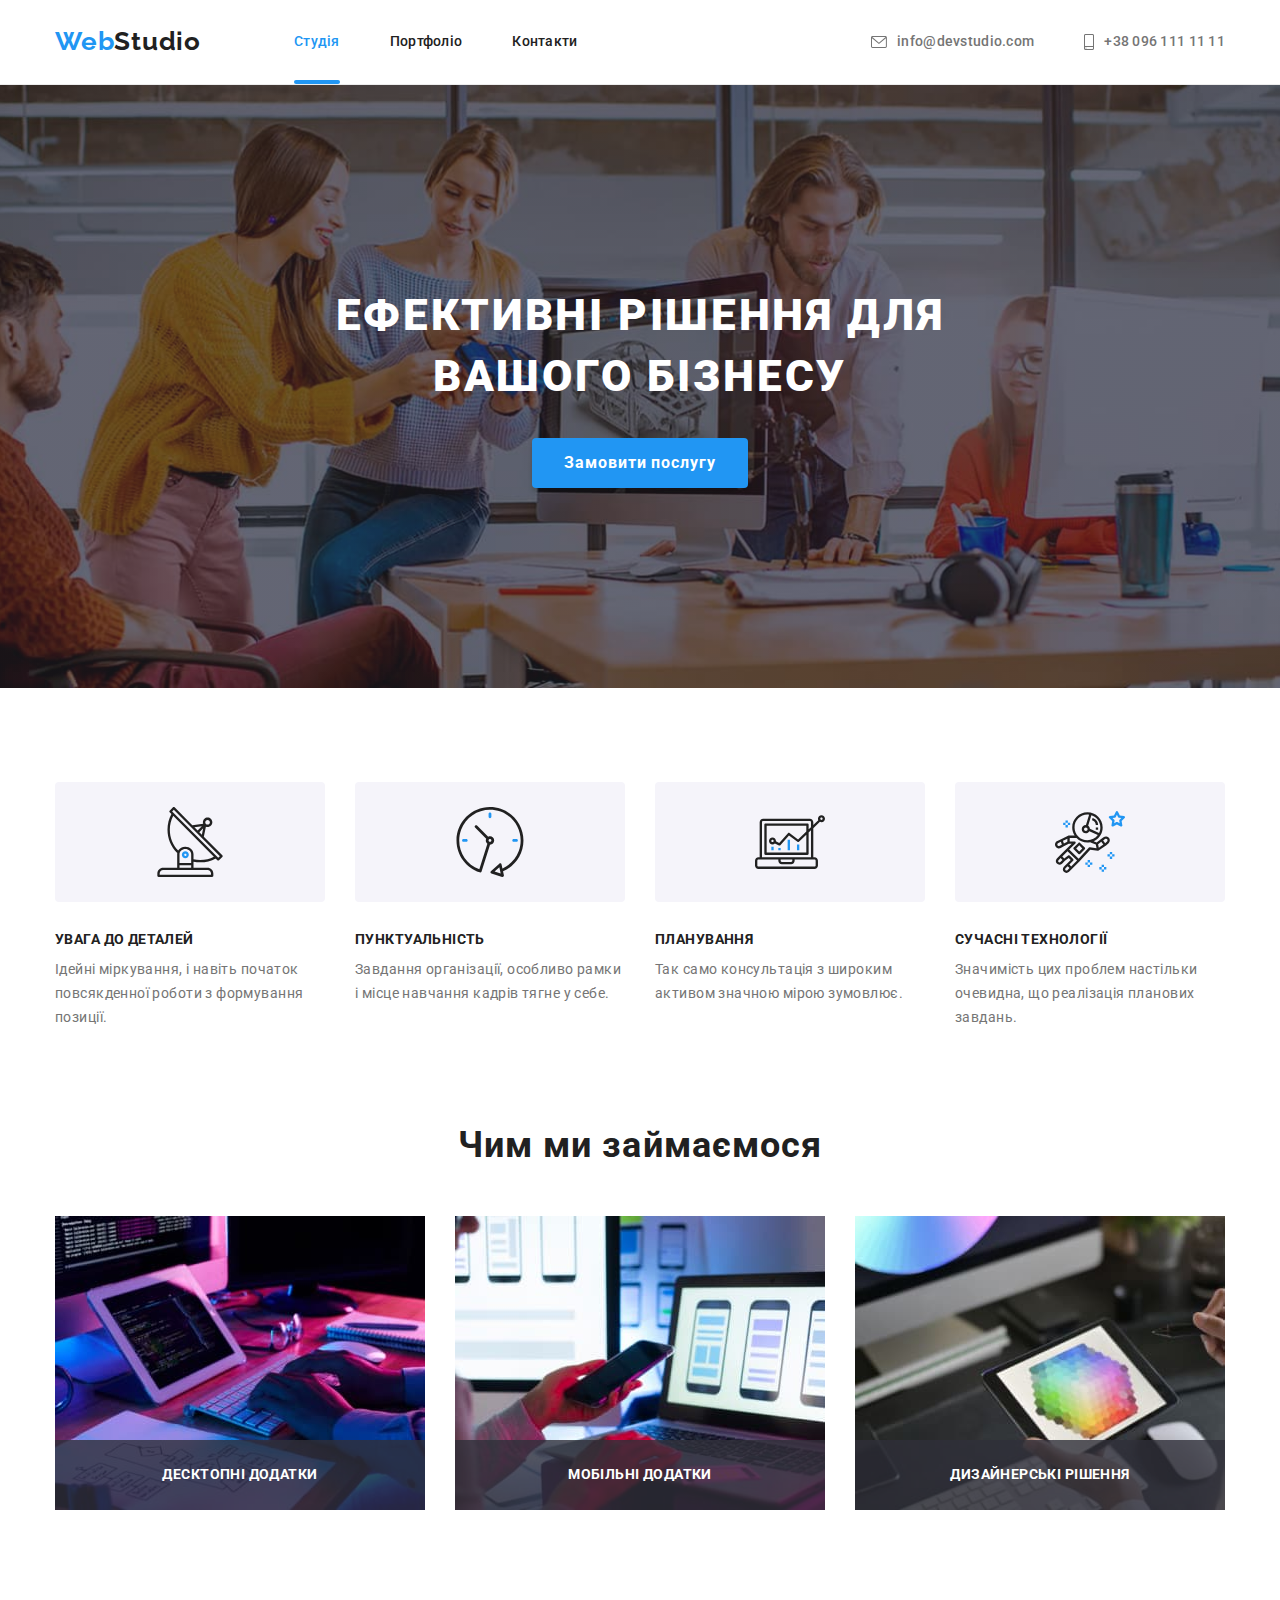
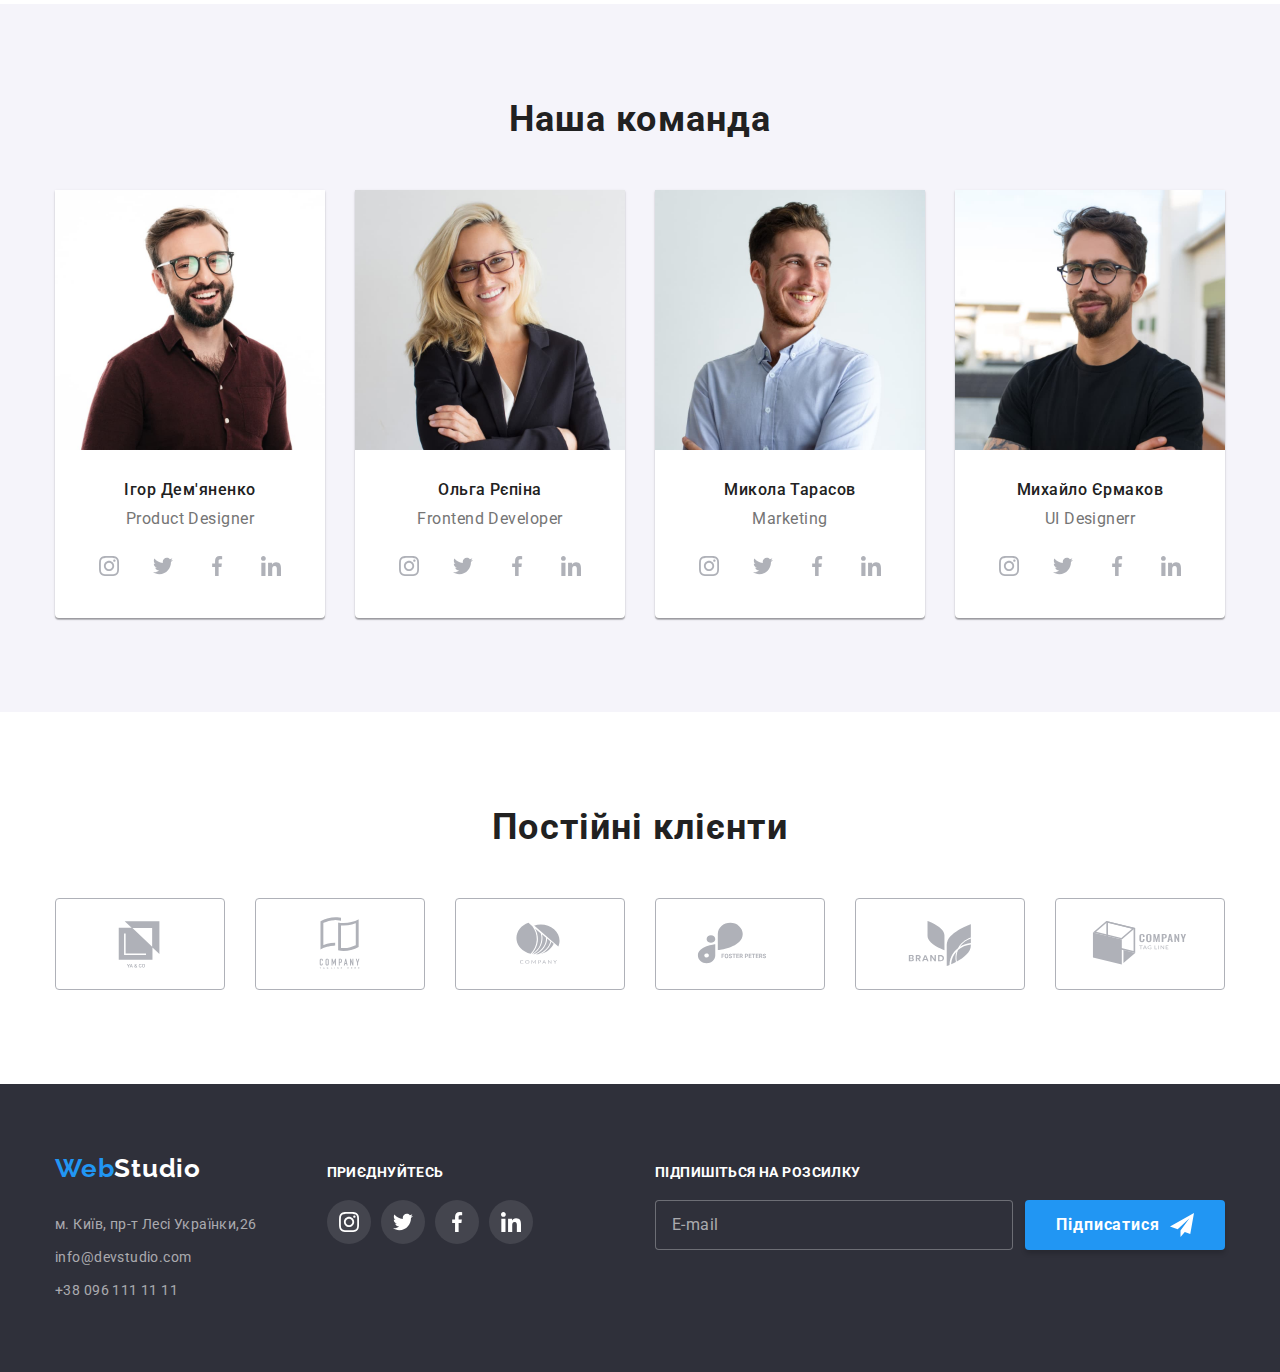
<file: index.html>
<!DOCTYPE html>
<html lang="uk">
  <head>
    <meta charset="UTF-8" />
    <meta http-equiv="X-UA-Compatible" content="IE=edge" />
    <meta name="viewport" content="width=device-width, initial-scale=1.0" />
    <title>Studio</title>

    <link rel="preconnect" href="https://fonts.googleapis.com" />
    <link rel="preconnect" href="https://fonts.gstatic.com" crossorigin />
    <link
      href="https://fonts.googleapis.com/css2?family=Raleway:wght@700&family=Roboto:wght@400;500;700;900&display=swap"
      rel="stylesheet"
    />
    <link
      rel="stylesheet"
      href="https://cdnjs.cloudflare.com/ajax/libs/modern-normalize/1.1.0/modern-normalize.min.css"
    />
    <link rel="stylesheet" href="./css/styles.css" />
  </head>
  <body>
    <header class="page-header">
      <div class="container heder-container">
        <div class="nav-conteiner">
          <nav class="logo-nav">
            <a class="logo" href="./index.html"> <span class="accent">Web</span>Studio</a>

            <ul class="list-nav list">
              <li class="item"><a class="link-nav carrent" href="./index.html">Студія</a></li>
              <li class="item"><a class="link-nav" href="./portfolio.html">Портфоліо</a></li>
              <li class="item"><a class="link-nav" href="">Контакти</a></li>
            </ul>
          </nav>
        </div>
        <div class="heder-contacts">
          <ul class="list-contacts list">
            <li class="item">
              <a class="contacts-link" href="mailto:info@devstudio.com">
                <svg class="icon-envelope" width="16" height="12">
                  <use href="./img/sprite.svg#icon-envelope"></use>
                </svg>
                info@devstudio.com</a
              >
            </li>
            <li class="item">
              <a class="contacts-link" href="tel:+380961111111">
                <svg class="icon-smartphone" width="10" height="16">
                  <use href="./img/sprite.svg#icon-smartphone"></use>
                </svg>
                +38 096 111 11 11</a
              >
            </li>
          </ul>
        </div>
      </div>
    </header>

    <main>
      <!--secttion hero-->
      <section class="section-hero">
        <h1 class="hero-title">Ефективні рішення для вашого бізнесу</h1>
        <button class="button" type="button" data-modal-open>Замовити послугу</button>
      </section>

      <!--features-->

      <section class="section">
        <div class="container">
          <h2 class="section-title visually-hidden">Особливості</h2>
          <ul class="features-list list">
            <li class="item-features icon-antenna">
              <div class="icon-features">
                <svg class="" width="70" height="70">
                  <use href="./img/sprite.svg#icon-antenna"></use>
                </svg>
              </div>
              <h3 class="title">УВАГА ДО ДЕТАЛЕЙ</h3>
              <p>Ідейні міркування, і навіть початок повсякденної роботи з формування позиції.</p>
            </li>
            <li class="item-features icon-clock">
              <div class="icon-features">
                <svg class="" width="70" height="70">
                  <use href="./img/sprite.svg#icon-clock"></use>
                </svg>
              </div>
              <h3 class="title">ПУНКТУАЛЬНІСТЬ</h3>
              <p>Завдання організації, особливо рамки і місце навчання кадрів тягне у себе.</p>
            </li>
            <li class="item-features icon-diagrama">
              <div class="icon-features">
                <svg class="" width="70" height="70">
                  <use href="./img/sprite.svg#icon-diagram"></use>
                </svg>
              </div>
              <h3 class="title">ПЛАНУВАННЯ</h3>
              <p>Так само консультація з широким активом значною мірою зумовлює.</p>
            </li>
            <li class="item-features icon-astronaut">
              <div class="icon-features">
                <svg class="" width="70" height="70">
                  <use href="./img/sprite.svg#icon-astronaut"></use>
                </svg>
              </div>
              <h3 class="title">СУЧАСНІ ТЕХНОЛОГІЇ</h3>
              <p>Значимість цих проблем настільки очевидна, що реалізація планових завдань.</p>
            </li>
          </ul>
        </div>
      </section>

      <!--specifics-->

      <section class="section-specifics">
        <div class="container">
          <h2 class="section-title specifics">Чим ми займаємося</h2>
          <ul class="specifics-list list">
            <li class="item-specifics">
              <div class="product-thumb">
                <img class="specifics-img" src="./img/box1.jpg" alt="компютер" width="370" />
                <p class="text-action">Десктопні додатки</p>
              </div>
            </li>
            <li class="item-specifics">
              <div class="product-thumb">
                <img class="specifics-img" src="./img/box2.jpg" alt="телефон" width="370" />
                <p class="text-action">Мобільні додатки</p>
              </div>
            </li>
            <li class="item-specifics">
              <div class="product-thumb">
                <img class="specifics-img" src="./img/box3.jpg" alt="планшет" width="370" />
                <p class="text-action">Дизайнерські рішення</p>
              </div>
            </li>
          </ul>
        </div>
      </section>

      <!--team-->

      <section class="section-team section">
        <div class="container team-conteiner">
          <h2 class="section-title team">Наша команда</h2>
          <div class="team-position">
            <ul class="team-list list">
              <li class="item-team">
                <img class="team-img" src="./img/img.jpg" alt="фото Ігор Дем'яненко" width="370" />
                <div class="conteiner-title">
                  <h3 class="team-title">Ігор Дем'яненко</h3>
                  <p class="team-text">Product Designer</p>
                  <ul class="team-item-social list">
                    <li class="social-item">
                      <a class="icon-link-team" href="">
                        <svg class="icon-team" width="20" height="20">
                          <use href="./img/sprite.svg#icon-instagram"></use>
                        </svg>
                      </a>
                    </li>
                    <li class="social-item">
                      <a class="icon-link-team" href="">
                        <svg class="icon-team" width="20" height="20">
                          <use href="./img/sprite.svg#icon-twitter"></use>
                        </svg>
                      </a>
                    </li>
                    <li class="social-item">
                      <a class="icon-link-team" href="">
                        <svg class="icon-team" width="20" height="20">
                          <use href="./img/sprite.svg#icon-facebook"></use>
                        </svg>
                      </a>
                    </li>
                    <li class="social-item">
                      <a class="icon-link-team" href="">
                        <svg class="icon-team" width="20" height="20">
                          <use href="./img/sprite.svg#icon-linkedin"></use>
                        </svg>
                      </a>
                    </li>
                  </ul>
                </div>
              </li>
              <li class="item-team">
                <img class="team-img" src="./img/img1.jpg" alt="фото Ольга Рєпіна" width="370" />
                <div class="conteiner-title">
                  <h3 class="team-title">Ольга Рєпіна</h3>
                  <p class="team-text">Frontend Developer</p>
                  <ul class="team-item-social list">
                    <li class="social-item">
                      <a class="icon-link-team" href="">
                        <svg class="icon-team" width="20" height="20">
                          <use href="./img/sprite.svg#icon-instagram"></use>
                        </svg>
                      </a>
                    </li>
                    <li class="social-item">
                      <a class="icon-link-team" href="">
                        <svg class="icon-team" width="20" height="20">
                          <use href="./img/sprite.svg#icon-twitter"></use>
                        </svg>
                      </a>
                    </li>
                    <li class="social-item">
                      <a class="icon-link-team" href="">
                        <svg class="icon-team" width="20" height="20">
                          <use href="./img/sprite.svg#icon-facebook"></use>
                        </svg>
                      </a>
                    </li>
                    <li class="social-item">
                      <a class="icon-link-team" href="">
                        <svg class="icon-team" width="20" height="20">
                          <use href="./img/sprite.svg#icon-linkedin"></use>
                        </svg>
                      </a>
                    </li>
                  </ul>
                </div>
              </li>
              <li class="item-team">
                <img class="team-img" src="./img/img2.jpg" alt="фото Микола Тарасов" width="370" />
                <div class="conteiner-title">
                  <h3 class="team-title">Микола Тарасов</h3>
                  <p class="team-text">Marketing</p>
                  <ul class="team-item-social list">
                    <li class="social-item">
                      <a class="icon-link-team" href="">
                        <svg class="icon-team" width="20" height="20">
                          <use href="./img/sprite.svg#icon-instagram"></use>
                        </svg>
                      </a>
                    </li>
                    <li class="social-item">
                      <a class="icon-link-team" href="">
                        <svg class="icon-team" width="20" height="20">
                          <use href="./img/sprite.svg#icon-twitter"></use>
                        </svg>
                      </a>
                    </li>
                    <li class="social-item">
                      <a class="icon-link-team" href="">
                        <svg class="icon-team" width="20" height="20">
                          <use href="./img/sprite.svg#icon-facebook"></use>
                        </svg>
                      </a>
                    </li>
                    <li class="social-item">
                      <a class="icon-link-team" href="">
                        <svg class="icon-team" width="20" height="20">
                          <use href="./img/sprite.svg#icon-linkedin"></use>
                        </svg>
                      </a>
                    </li>
                  </ul>
                </div>
              </li>
              <li class="item-team">
                <img class="team-img" src="./img/img3.jpg" alt="фото Михайло Єрмаков" width="370" />
                <div class="conteiner-title">
                  <h3 class="team-title">Михайло Єрмаков</h3>
                  <p class="team-text">UI Designerr</p>
                  <ul class="team-item-social list">
                    <li class="social-item">
                      <a class="icon-link-team" href="">
                        <svg class="icon-team" width="20" height="20">
                          <use href="./img/sprite.svg#icon-instagram"></use>
                        </svg>
                      </a>
                    </li>
                    <li class="social-item">
                      <a class="icon-link-team" href="">
                        <svg class="icon-team" width="20" height="20">
                          <use href="./img/sprite.svg#icon-twitter"></use>
                        </svg>
                      </a>
                    </li>
                    <li class="social-item">
                      <a class="icon-link-team" href="">
                        <svg class="icon-team" width="20" height="20">
                          <use href="./img/sprite.svg#icon-facebook"></use>
                        </svg>
                      </a>
                    </li>
                    <li class="social-item">
                      <a class="icon-link-team" href="">
                        <svg class="icon-team" width="20" height="20">
                          <use href="./img/sprite.svg#icon-linkedin"></use>
                        </svg>
                      </a>
                    </li>
                  </ul>
                </div>
              </li>
            </ul>
          </div>
        </div>
      </section>

      <!-- Regular customers -->
      <section class="section">
        <div class="container">
          <h2 class="section-title customer">Постійні клієнти</h2>
          <ul class="customer-list list">
            <li class="customers-team">
              <a class="customers-link" href="">
                <svg class="" width="106" height="60">
                  <use href="./img/spritetwo.svg#icon-logo6"></use>
                </svg>
              </a>
            </li>
            <li class="customers-team">
              <a class="customers-link" href="">
                <svg class="" width="106" height="60">
                  <use href="./img/spritetwo.svg#icon-logo5"></use>
                </svg>
              </a>
            </li>
            <li class="customers-team">
              <a class="customers-link" href="">
                <svg class="" width="106" height="60">
                  <use href="./img/spritetwo.svg#icon-logo4"></use>
                </svg>
              </a>
            </li>
            <li class="customers-team">
              <a class="customers-link" href="">
                <svg class="" width="106" height="60">
                  <use href="./img/spritetwo.svg#icon-logo3"></use>
                </svg>
              </a>
            </li>
            <li class="customers-team">
              <a class="customers-link" href="">
                <svg class="" width="106" height="60">
                  <use href="./img/spritetwo.svg#icon-logo2"></use>
                </svg>
              </a>
            </li>
            <li class="customers-team">
              <a class="customers-link" href="">
                <svg class="" width="106" height="60">
                  <use href="./img/spritetwo.svg#icon-logo1"></use>
                </svg>
              </a>
            </li>
          </ul>
        </div>
      </section>
    </main>

    <footer class="footer">
      <div class="container foter-conteiner">
        <div class="conteiner-address">
          <a class="footer-logo" href="./index.html"> <span class="accent">Web</span>Studio</a>
          <address class="footer-address">
            <ul class="address-list list">
              <li class="item-address">
                <a
                  class="address-link"
                  href="https://goo.gl/maps/cdmkgBvX4xGakDDQ7"
                  target="_blank"
                  rel="noopener noreferrer nofollow"
                  >м. Київ, пр-т Лесі Українки,26
                </a>
              </li>
              <li class="item-address">
                <a class="address-link" href="mailto:info@devstudio.com">info@devstudio.com</a>
              </li>
              <li class="item-address">
                <a class="address-link" href="tel:+380961111111">+38 096 111 11 11</a>
              </li>
            </ul>
          </address>
        </div>

        <div class="icon-footer">
          <p class="icon-text">приєднуйтесь</p>
          <ul class="icon-list-footer list">
            <li class="icon-footer-item">
              <a class="icon-footer-link" href="">
                <svg class="" width="20" height="20">
                  <use href="./img/sprite.svg#icon-instagram"></use>
                </svg>
              </a>
            </li>
            <li class="icon-footer-item">
              <a class="icon-footer-link" href="">
                <svg class="" width="20" height="20">
                  <use href="./img/sprite.svg#icon-twitter"></use>
                </svg>
              </a>
            </li>
            <li class="icon-footer-item">
              <a class="icon-footer-link" href="">
                <svg class="" width="20" height="20">
                  <use href="./img/sprite.svg#icon-facebook"></use>
                </svg>
              </a>
            </li>
            <li class="icon-footer-item">
              <a class="icon-footer-link" href="">
                <svg class="" width="20" height="20">
                  <use href="./img/sprite.svg#icon-linkedin"></use>
                </svg>
              </a>
            </li>
          </ul>
        </div>
        <div class="subscription">
          <p class="subscription-text">Підпишіться на розсилку</p>
          <form class="subscription-form">
            <div class="subscription-mail">
              <input
                class="subscription-input"
                placeholder="E-mail"
                type="email"
                name="mail"
                id="mail"
              />
              <label class="subscription-label" for="mail"></label>
            </div>

            <button class="subscription-button" type="submit">
              Підписатися
              <svg class="subscription-icon" width="24" height="24">
                <use href="./img/sprite.svg#icon-send"></use>
              </svg>
            </button>
          </form>
        </div>
      </div>
    </footer>
    <div class="backdrop is-hidden" data-modal>
      <div class="modal">
        <button type="button" class="close-button" data-modal-close>
          <svg class="icon-close" width="18" height="18">
            <use href="./img/sprite.svg#icon-close"></use>
          </svg>
        </button>

        <form class="form">
          <p class="form-title">Залиште свої дані, ми вам передзвонимо</p>
          <div class="form-conteiner">
            <div class="form-field">
              <label for="name" class="form-label">Ім'я</label>
              <div class="input-wrap">
                <input type="text" name="name" id="name" />
                <svg class="icon-form" width="18" height="18">
                  <use href="./img/sprite.svg#icon-person"></use>
                </svg>
              </div>
            </div>
            <div class="form-field">
              <label for="tel" class="form-label">Телефон</label>
              <div class="input-wrap">
                <input type="tel" name="tel" id="tel" />
                <svg class="icon-form" width="18" height="18">
                  <use href="./img/sprite.svg#icon-phone"></use>
                </svg>
              </div>
            </div>
            <div class="form-field">
              <label for="email" class="form-label">Пошта</label>
              <div class="input-wrap">
                <input type="email" name="email" id="email" />
                <svg class="icon-form" width="18" height="18">
                  <use href="./img/sprite.svg#icon-email"></use>
                </svg>
              </div>
            </div>
            <div class="form-field">
              <label for="comment" class="form-label">Коментар</label>
              <textarea name="comment" id="comment" placeholder="Введіть текст"></textarea>
            </div>
          </div>

          <div class="form-coordination">
            <input type="checkbox" name="coordination" id="coordination" class="visually-hidden" />

            <label for="coordination" class="label-conteiner">
              <div class="checkbox-form">
                <svg class="" width="11" height="8">
                  <use href="./img/sprite.svg#icon-vector"></use>
                </svg>
              </div>
              Погоджуюся з розсилкою та приймаю
              <a class="link-coordination" href="">Умови договору</a>
            </label>
          </div>

          <button class="form-button" type="submit">Відправити</button>
        </form>
      </div>
    </div>
    <script src="./js/modal.js"></script>
  </body>
</html>
</file>
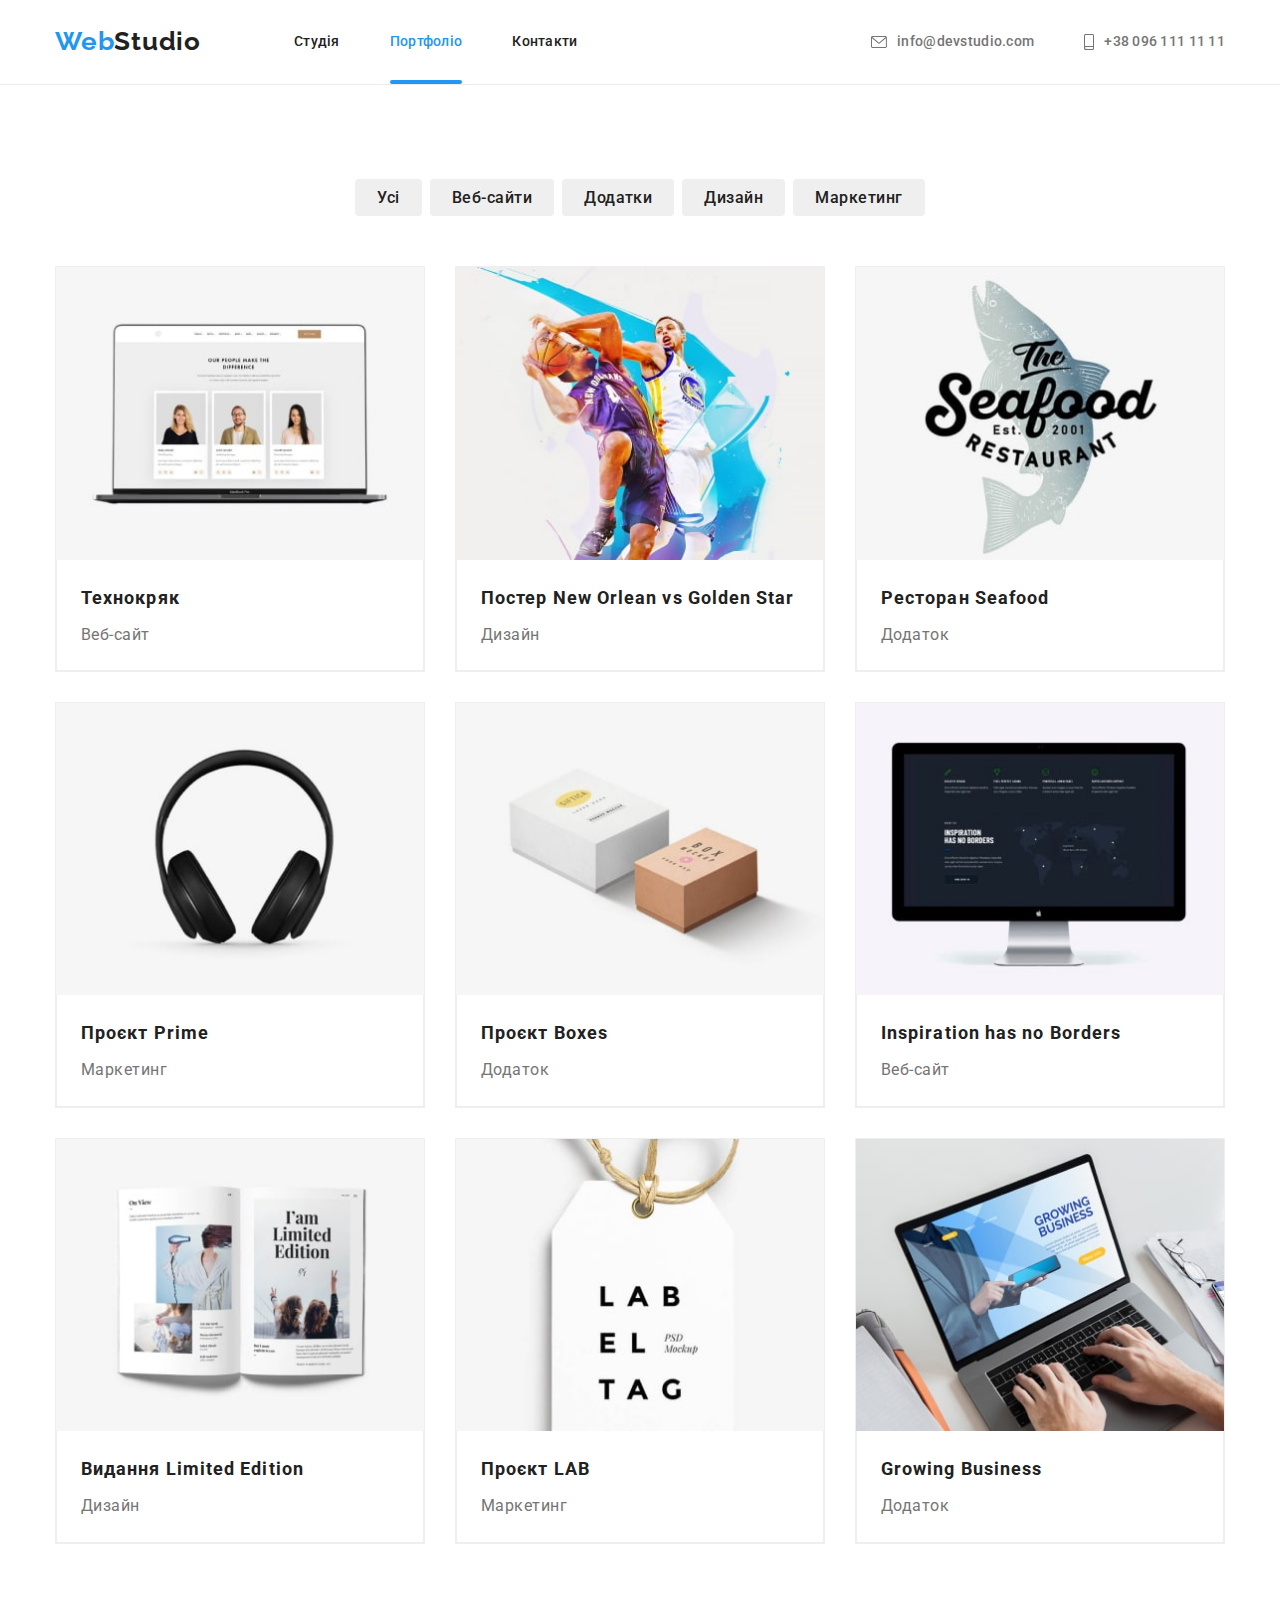
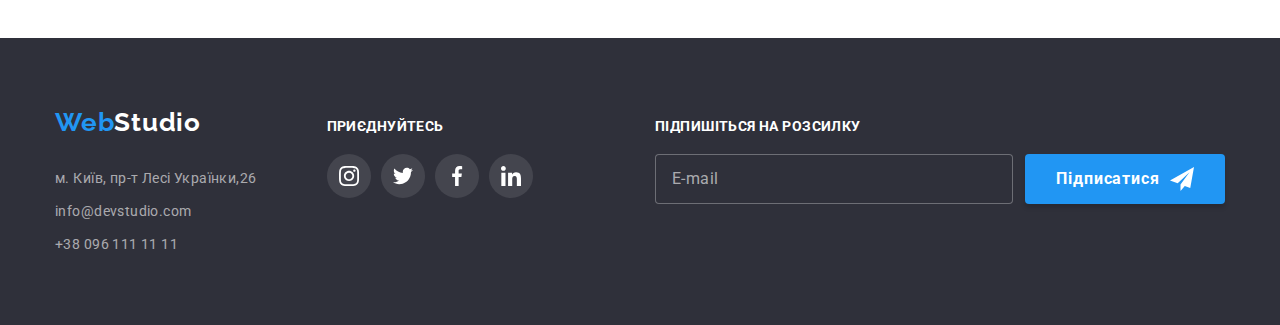
<file: portfolio.html>
<!DOCTYPE html>
<html lang="uk">
  <head>
    <meta charset="UTF-8" />
    <meta http-equiv="X-UA-Compatible" content="IE=edge" />
    <meta name="viewport" content="width=device-width, initial-scale=1.0" />
    <title>Портфоліо</title>
    <link rel="preconnect" href="https://fonts.googleapis.com" />
    <link rel="preconnect" href="https://fonts.gstatic.com" crossorigin />
    <link
      href="https://fonts.googleapis.com/css2?family=Raleway:wght@700&family=Roboto:wght@400;500;700;900&display=swap"
      rel="stylesheet"
    />
    <link
      rel="stylesheet"
      href="https://cdnjs.cloudflare.com/ajax/libs/modern-normalize/1.1.0/modern-normalize.min.css"
    />
    <link rel="stylesheet" href="./css/styles.css" />
  </head>
  <body>
    <header class="page-header">
      <div class="container heder-container">
        <div class="nav-conteiner">
          <nav class="logo-nav">
            <a class="logo" href="./index.html"> <span class="accent">Web</span>Studio</a>

            <ul class="list-nav list">
              <li class="item"><a class="link-nav" href="./index.html">Студія</a></li>
              <li class="item">
                <a class="link-nav carrent" href="./portfolio.html">Портфоліо</a>
              </li>
              <li class="item"><a class="link-nav" href="">Контакти</a></li>
            </ul>
          </nav>
        </div>
        <div class="heder-contacts">
          <ul class="list-contacts list">
            <li class="item">
              <a class="contacts-link" href="mailto:info@devstudio.com">
                <svg class="icon-envelope" width="16" height="12">
                  <use href="./img/sprite.svg#icon-envelope"></use>
                </svg>
                info@devstudio.com</a
              >
            </li>
            <li class="item">
              <a class="contacts-link" href="tel:+380961111111">
                <svg class="icon-smartphone" width="10" height="16">
                  <use href="./img/sprite.svg#icon-smartphone"></use>
                </svg>
                +38 096 111 11 11</a
              >
            </li>
          </ul>
        </div>
      </div>
    </header>

    <main>
      <section class="section">
        <div class="container">
          <h1 class="visually-hidden">Портфоліо</h1>

          <ul class="section-button list">
            <li class="item-button">
              <button class="button-link" type="button">Усі</button>
            </li>
            <li class="item-button">
              <button class="button-link" type="button">Веб-сайти</button>
            </li>
            <li class="item-button">
              <button class="button-link" type="button">Додатки</button>
            </li>
            <li class="item-button">
              <button class="button-link" type="button">Дизайн</button>
            </li>
            <li class="item-button">
              <button class="button-link" type="button">Маркетинг</button>
            </li>
          </ul>

          <ul class="section-work list">
            <li class="item-work">
              <a class="work-link" href="">
                <div class="work-details">
                  <img
                    class="work-img"
                    src="./img/portfolio/technoquack.jpg"
                    alt="сайт сторінки"
                    width="370"
                  />
                  <p class="tex-details">
                    Ресурс пропонує комплексні пропозиції з різним рівнем функціоналу та сервісів.
                    Все це дозволить відвідувачу отримати вичерпні відомості про компанію чи
                    приватну особу.
                  </p>
                </div>

                <div class="title-text">
                  <h2 class="work-title">Технокряк</h2>
                  <p class="work-text">Веб-сайт</p>
                </div>
              </a>
            </li>
            <li class="item-work">
              <a class="work-link" href="">
                <div class="work-details">
                  <img class="work-img" src="./img/portfolio/poster.jpg" alt="постер" width="370" />
                  <p class="tex-details">
                    Ресурс пропонує комплексні пропозиції з різним рівнем функціоналу та сервісів.
                    Все це дозволить відвідувачу отримати вичерпні відомості про компанію чи
                    приватну особу.
                  </p>
                </div>

                <div class="title-text">
                  <h2 class="work-title">Постер New Orlean vs Golden Star</h2>
                  <p class="work-text">Дизайн</p>
                </div>
              </a>
            </li>
            <li class="item-work">
              <a class="work-link" href="">
                <div class="work-details">
                  <img
                    class="work-img"
                    src="./img/portfolio/seafood.jpg"
                    alt="логотип"
                    width="370"
                  />
                  <p class="tex-details">
                    Ресурс пропонує комплексні пропозиції з різним рівнем функціоналу та сервісів.
                    Все це дозволить відвідувачу отримати вичерпні відомості про компанію чи
                    приватну особу.
                  </p>
                </div>

                <div class="title-text">
                  <h2 class="work-title">Ресторан Seafood</h2>
                  <p class="work-text">Додаток</p>
                </div>
              </a>
            </li>
            <li class="item-work">
              <a class="work-link" href="">
                <div class="work-details">
                  <img
                    class="work-img"
                    src="./img/portfolio/prime.jpg"
                    alt="наушники"
                    width="370"
                  />
                  <p class="tex-details">
                    Ресурс пропонує комплексні пропозиції з різним рівнем функціоналу та сервісів.
                    Все це дозволить відвідувачу отримати вичерпні відомості про компанію чи
                    приватну особу.
                  </p>
                </div>

                <div class="title-text">
                  <h2 class="work-title">Проєкт Prime</h2>
                  <p class="work-text">Маркетинг</p>
                </div>
              </a>
            </li>
            <li class="item-work">
              <a class="work-link" href="">
                <div class="work-details">
                  <img class="work-img" src="./img/portfolio/boxes.jpg" alt="коробки" width="370" />
                  <p class="tex-details">
                    Ресурс пропонує комплексні пропозиції з різним рівнем функціоналу та сервісів.
                    Все це дозволить відвідувачу отримати вичерпні відомості про компанію чи
                    приватну особу.
                  </p>
                </div>

                <div class="title-text">
                  <h2 class="work-title">Проєкт Boxes</h2>
                  <p class="work-text">Додаток</p>
                </div>
              </a>
            </li>
            <li class="item-work">
              <a class="work-link" href="">
                <div class="work-details">
                  <img
                    class="work-img"
                    src="./img/portfolio/inspiration.jpg"
                    alt="екран компютера"
                    width="370"
                  />
                  <p class="tex-details">
                    Ресурс пропонує комплексні пропозиції з різним рівнем функціоналу та сервісів.
                    Все це дозволить відвідувачу отримати вичерпні відомості про компанію чи
                    приватну особу.
                  </p>
                </div>

                <div class="title-text">
                  <h2 class="work-title">Inspiration has no Borders</h2>
                  <p class="work-text">Веб-сайт</p>
                </div>
              </a>
            </li>
            <li class="item-work">
              <a class="work-link" href="">
                <div class="work-details">
                  <img class="work-img" src="./img/portfolio/edition.jpg" alt="книга" width="370" />
                  <p class="tex-details">
                    Ресурс пропонує комплексні пропозиції з різним рівнем функціоналу та сервісів.
                    Все це дозволить відвідувачу отримати вичерпні відомості про компанію чи
                    приватну особу.
                  </p>
                </div>

                <div class="title-text">
                  <h2 class="work-title">Видання Limited Edition</h2>
                  <p class="work-text">Дизайн</p>
                </div>
              </a>
            </li>
            <li class="item-work">
              <a class="work-link" href="">
                <div class="work-details">
                  <img
                    class="work-img"
                    src="./img/portfolio/project.jpg"
                    alt="проект"
                    width="370"
                  />
                  <p class="tex-details">
                    Ресурс пропонує комплексні пропозиції з різним рівнем функціоналу та сервісів.
                    Все це дозволить відвідувачу отримати вичерпні відомості про компанію чи
                    приватну особу.
                  </p>
                </div>

                <div class="title-text">
                  <h2 class="work-title">Проєкт LAB</h2>
                  <p class="work-text">Маркетинг</p>
                </div>
              </a>
            </li>
            <li class="item-work">
              <a class="work-link" href="">
                <div class="work-details">
                  <img
                    class="work-img"
                    src="./img/portfolio/business.jpg"
                    alt="ноутбук"
                    width="370"
                  />
                  <p class="tex-details">
                    Ресурс пропонує комплексні пропозиції з різним рівнем функціоналу та сервісів.
                    Все це дозволить відвідувачу отримати вичерпні відомості про компанію чи
                    приватну особу.
                  </p>
                </div>

                <div class="title-text">
                  <h2 class="work-title">Growing Business</h2>
                  <p class="work-text">Додаток</p>
                </div>
              </a>
            </li>
          </ul>
        </div>
      </section>
    </main>

    <footer class="footer">
      <div class="container foter-conteiner">
        <div class="conteiner-address">
          <a class="footer-logo" href="./index.html"> <span class="accent">Web</span>Studio</a>
          <address class="footer-address">
            <ul class="address-list list">
              <li class="item-address">
                <a
                  class="address-link"
                  href="https://goo.gl/maps/cdmkgBvX4xGakDDQ7"
                  target="_blank"
                  rel="noopener noreferrer nofollow"
                  >м. Київ, пр-т Лесі Українки,26
                </a>
              </li>
              <li class="item-address">
                <a class="address-link" href="mailto:info@devstudio.com">info@devstudio.com</a>
              </li>
              <li class="item-address">
                <a class="address-link" href="tel:+380961111111">+38 096 111 11 11</a>
              </li>
            </ul>
          </address>
        </div>

        <div class="icon-footer">
          <p class="icon-text">приєднуйтесь</p>
          <ul class="icon-list-footer list">
            <li class="icon-footer-item">
              <a class="icon-footer-link" href="">
                <svg class="" width="20" height="20">
                  <use href="./img/sprite.svg#icon-instagram"></use>
                </svg>
              </a>
            </li>
            <li class="icon-footer-item">
              <a class="icon-footer-link" href="">
                <svg class="" width="20" height="20">
                  <use href="./img/sprite.svg#icon-twitter"></use>
                </svg>
              </a>
            </li>
            <li class="icon-footer-item">
              <a class="icon-footer-link" href="">
                <svg class="" width="20" height="20">
                  <use href="./img/sprite.svg#icon-facebook"></use>
                </svg>
              </a>
            </li>
            <li class="icon-footer-item">
              <a class="icon-footer-link" href="">
                <svg class="" width="20" height="20">
                  <use href="./img/sprite.svg#icon-linkedin"></use>
                </svg>
              </a>
            </li>
          </ul>
        </div>
        <div class="subscription">
          <p class="subscription-text">Підпишіться на розсилку</p>
          <form class="subscription-form">
            <div class="subscription-mail">
              <input
                class="subscription-input"
                placeholder="E-mail"
                type="email"
                name="mail"
                id="mail"
              />
              <label class="subscription-label" for="mail"></label>
            </div>

            <button class="subscription-button" type="submit">
              Підписатися
              <svg class="subscription-icon" width="24" height="24">
                <use href="./img/sprite.svg#icon-send"></use>
              </svg>
            </button>
          </form>
        </div>
      </div>
    </footer>
  </body>
</html>
</file>
<file: css/styles.css>
/* html {
  box-sizing: border-box;
}

*,
*::before,
*::after {
  box-sizing: inherit;
} */

:root {
  --primary-text-color: #757575;
  --secondary-tex-color: #212121;
  --link-color: #2196f3;
  --logo-color: #000000;
  --fons-color: #f5f5f5;
  --hero-color: #ffffff;
  --footer-color: #2f303a;
  --card-text-color: #757575;
  --color-active: #188ce8;
  --color-fon-team: #f5f4fa;
  --color-border: #eeeeee;
  --heder-border: #ececec;
  --color-box-shadow: rgba(0, 0, 0, 0.15);
  --color-text-shadow: rgba(0, 0, 0, 0.25);
  --color-footer-link: rgba(255, 255, 255, 0.6);
  --color-border-customers: #afb1b8;
  --transition-function: cubic-bezier(0.4, 0, 0.2, 1);
}

/* * {
  outline: 1px solid tomato;
} */

h1,
h2,
h3,
h4,
h5,
h6,
ul,
p {
  margin: 0;
  padding: 0;
}

body {
  font-family: Roboto, sans-serif;
  font-size: 14px;
  line-height: 1.7;
  letter-spacing: 0.03em;
  background: var(--hero-color);
  color: var(--primary-text-color);
}

.list {
  list-style: none;
}
.container {
  width: 1200px;
  padding-left: 15px;
  padding-right: 15px;
  margin-left: auto;
  margin-right: auto;
}

/* heder */
.page-header {
  border-bottom: 1px solid var(--heder-border);
}

/* logo */

.logo {
  font-family: Raleway, sans-serif;
  font-weight: 700;
  font-size: 26px;
  line-height: 1.9;
  letter-spacing: 0.03em;
  text-decoration: none;
  color: var(--secondary-tex-color);
}

.accent {
  font-family: Raleway, sans-serif;
  color: var(--link-color);
}

/* site nav */

.link-nav.carrent::after {
  content: '';
  display: block;
  width: 100%;
  height: 4px;
  bottom: 0;
  background: var(--link-color);
  border-radius: 2px;
  position: absolute;
  left: 0;
  bottom: 0;

  transition: color 250ms var(--transition-function);
}

.list-nav {
  display: flex;
  margin-left: 93px;
}
.item {
  position: relative;

  margin-right: 50px;
}
.item:last-child {
  margin-right: 0;
}

.list-contacts {
  display: flex;
}
.logo-nav {
  display: flex;
  align-items: center;
}
.heder-container {
  display: flex;
  align-items: center;
}
.heder-contacts {
  margin-left: auto;
}
.link-nav {
  display: block;
  padding-top: 32px;
  padding-bottom: 32px;

  font-weight: 500;
  font-size: 14px;
  line-height: 1.4;
  letter-spacing: 0.02em;
  text-decoration: none;
  color: var(--secondary-tex-color);
}

.carrent {
  color: var(--link-color);
}

.link-nav:hover,
.link-nav:focus {
  color: var(--link-color);
}

.contacts-link {
  display: flex;
  padding-top: 32px;
  padding-bottom: 32px;
  align-items: center;

  font-weight: 500;
  font-size: 14px;
  line-height: 1.4;
  letter-spacing: 0.02em;
  text-decoration: none;
  color: var(--primary-text-color);

  transition: color 250ms var(--transition-function);
}

.contacts-link:hover,
.contacts-link:focus {
  color: var(--link-color);
}

.contacts-link:hover svg,
.contacts-link:focus svg {
  fill: var(--color-active);
}

.icon-envelope,
.icon-smartphone {
  fill: var(--card-text-color);
  margin-right: 10px;
}

/* hero */

.section-hero {
  padding-top: 200px;
  padding-bottom: 200px;
  text-align: center;

  background-color: var(--footer-color);

  max-width: 1600px;
  min-height: 600px;
  margin-left: auto;
  margin-right: auto;
  background-image: linear-gradient(to right, rgba(47, 48, 58, 0.4), rgba(47, 48, 58, 0.4)),
    url(../img/hero.jpg);
  background-repeat: no-repeat;
  background-size: cover;
  background-position: center;
}

.hero-title {
  width: 696px;
  margin-left: auto;
  margin-right: auto;
  margin-bottom: 30px;

  font-weight: 900;
  font-size: 44px;
  line-height: 1.4;
  text-align: center;
  letter-spacing: 0.06em;
  text-transform: uppercase;
  color: var(--hero-color);
}

/* button */

.button {
  padding: 10px 32px;
  border: none;
  box-shadow: 0px 4px 4px var(--color-box-shadow);
  border-radius: 4px;

  font-family: inherit;
  font-weight: 700;
  font-size: 16px;
  line-height: 1.9;
  text-align: center;
  cursor: pointer;
  letter-spacing: 0.06em;
  background-color: var(--link-color);
  color: var(--hero-color);

  transition: background-color 250ms var(--transition-function);
}

.button:active,
.button:hover,
.button:focus {
  background-color: var(--color-active);
}

/* section */
.section {
  padding-top: 94px;
  padding-bottom: 94px;
}

.section-title {
  font-weight: 700;
  font-size: 36px;
  line-height: 1.17;
  text-align: center;
  letter-spacing: 0.03em;
  color: var(--secondary-tex-color);
}

.features-list {
  display: flex;
}

.item-features {
  display: block;
  max-width: 270px;

  margin-right: 30px;
}
.item-features:last-child {
  margin-right: 0;
}

.icon-features {
  display: flex;
  width: 270px;
  height: 120px;
  align-items: center;
  justify-content: center;
  background-color: var(--color-fon-team);
  margin-bottom: 30px;
  border-radius: 4px;
}

.title {
  margin-bottom: 10px;
}
.features-list .title {
  font-weight: 700;
  font-size: 14px;
  line-height: 1.14;
  letter-spacing: 0.03em;
  text-transform: uppercase;
  color: var(--secondary-tex-color);
}

/* specifics */
.product-thumb {
  position: relative;
}

.product-thumb::before {
  content: '';
  position: absolute;
  bottom: 0;
  left: 0;
  display: block;
  width: 370px;
  height: 70px;
  background-color: rgba(47, 48, 58, 0.8);
}

.text-action {
  font-weight: 700;
  font-size: 14px;
  line-height: 1.14;
  text-align: center;
  text-transform: uppercase;
  color: var(--hero-color);
  position: absolute;
  display: flex;
  width: 370px;
  height: 70px;
  align-items: center;
  justify-content: center;
  bottom: 0;
}
.section-specifics {
  padding-top: 0;
  padding-bottom: 94px;
}

.specifics-list {
  display: flex;
}

.specifics-img {
  display: block;
  height: auto;
  max-width: 100%;
}

.item-specifics {
  width: 370px;
  height: 294px;
  margin-right: 30px;
}
.item-specifics:last-child {
  margin-right: 0;
}

.specifics {
  margin-bottom: 50px;
}

/* team */
.team-item-social {
  display: flex;
  justify-content: center;
  margin-top: 16px;
}
.social-item {
  margin-right: 10px;
}
.social-item:last-child {
  margin-right: 0;
}
.icon-link-team {
  width: 44px;
  height: 44px;
  display: flex;
  justify-content: center;
  align-items: center;
  border-radius: 50%;
  fill: var(--color-border-customers);

  transition: background-color 250ms var(--transition-function),
    fill 250ms var(--transition-function);
}
.icon-link-team:hover,
.icon-link-team:focus {
  fill: var(--hero-color);
  background-color: var(--link-color);
}

.team {
  margin-bottom: 50px;
}

.team-list {
  display: flex;
}

.team-img {
  display: block;
  height: auto;
  max-width: 100%;
  border-radius: 0px;
}
.conteiner-title {
  padding-top: 30px;
  padding-bottom: 30px;
  text-align: center;
}

.item-team {
  margin-right: 30px;
  box-shadow: 0px 1px 3px rgba(0, 0, 0, 0.12), 0px 1px 1px rgba(0, 0, 0, 0.14),
    0px 2px 1px rgba(0, 0, 0, 0.2);
  border-radius: 0px 0px 4px 4px;
  background: var(--hero-color);
}
.item-team:last-child {
  margin-right: 0;
}

.section-team {
  background-color: var(--color-fon-team);
}

.team-title {
  margin-bottom: 10px;

  font-weight: 500;
  font-size: 16px;
  line-height: 1.19;
  letter-spacing: 0.03em;
  color: var(--secondary-tex-color);
}

.team-text {
  font-weight: 400;
  font-size: 16px;
  line-height: 1.19;
  letter-spacing: 0.03em;
  color: var(--card-text-color);
}

/* customer */

.customer {
  margin-bottom: 50px;
}
.customer-list {
  display: flex;
}

.customers-team {
  margin-right: 30px;
}
.customers-team:last-child {
  margin-right: 0;
}

.customers-link {
  width: 170px;
  height: 92px;
  border-radius: 4px;
  border: 1px solid var(--color-border-customers);
  align-items: center;
  justify-content: center;
  display: flex;
  fill: var(--color-border-customers);

  transition: fill 250ms var(--transition-function);
}

.customers-link:hover,
.customers-link:focus {
  border: 1px solid var(--link-color);
  fill: var(--link-color);
}

/* footer */

.foter-conteiner {
  display: flex;
  align-items: baseline;
}

.conteiner-address {
  margin-right: 70px;
}
.icon-text {
  margin-bottom: 20px;

  font-weight: 700;
  font-size: 14px;
  line-height: 16px;
  letter-spacing: 0.03em;
  text-transform: uppercase;

  color: var(--hero-color);
}

.icon-list-footer {
  display: flex;
}
.icon-footer-item {
  margin-right: 10px;
}
.icon-footer-item:last-child {
  margin-right: 0;
}
.icon-footer-link {
  display: flex;
  justify-content: center;
  align-items: center;
  width: 44px;
  height: 44px;
  border-radius: 50%;
  fill: var(--hero-color);
  background-color: rgba(255, 255, 255, 0.1);

  transition: background-color 250ms var(--transition-function);
}

.icon-footer-link:hover,
.icon-footer-link:focus {
  background-color: var(--link-color);
}

.footer {
  padding-top: 60px;
  padding-bottom: 60px;

  background-color: var(--footer-color);
}
.footer-address {
  font-style: normal;
}

.footer-logo {
  display: block;
  margin-bottom: 20px;

  font-family: Raleway, sans-serif;
  font-style: normal;
  font-weight: 700;
  font-size: 26px;
  line-height: 1.9;
  letter-spacing: 0.03em;
  text-decoration: none;
  color: var(--hero-color);
}
.accent-logo {
  color: var(--hero-color);
}
.address-list {
  display: block;
}

.item-address {
  margin-bottom: 9px;
}

.address-link {
  font-weight: 400;
  font-size: 14px;
  line-height: 1.7;
  letter-spacing: 0.03em;
  text-decoration: none;
  color: var(--color-footer-link);

  transition: color 250ms var(--transition-function);
}
.address-link:hover,
.address-link:focus {
  color: var(--hero-color);
}

/* portfolio */

/* section work */
.work-details {
  position: relative;
  overflow: hidden;
}
.tex-details {
  font-size: 18px;
  line-height: 1.5;

  color: var(--hero-color);

  position: absolute;
  padding: 63px 24px;
  width: 370px;
  height: 294px;
  top: 0;
  left: 0;
  background: rgba(33, 150, 243, 0.9);
  transform: translateY(100%);
  transition: transform 250ms;
}
.item-work:hover .tex-details {
  transform: translateY(0);
}
.section-button {
  display: flex;
  justify-content: center;
}
.item-button {
  margin-right: 8px;
}
.item-button:last-child {
  margin-right: 0;
}

.section-button {
  margin-bottom: 50px;
}
.section-work {
  display: flex;
  flex-wrap: wrap;
}

.work-link {
  display: block;
  text-decoration: none;
}
.work-link:hover,
.work-link:focus {
  box-shadow: 0px 1px 1px rgba(0, 0, 0, 0.12), 0px 4px 4px rgba(0, 0, 0, 0.06),
    1px 4px 6px rgba(0, 0, 0, 0.16);
}

.item-work {
  width: 370px;
  margin-right: 30px;
  margin-bottom: 30px;
  background: var(--hero-color);
  border: 1px solid var(--color-border);
}

.item-work:nth-last-child(-n + 3) {
  margin-bottom: 0;
}
.item-work:nth-child(3n) {
  margin-right: 0;
}
.work-title {
  margin-bottom: 4px;

  font-weight: 700;
  font-size: 18px;
  line-height: 2;
  letter-spacing: 0.06em;
  color: var(--secondary-tex-color);
}

.work-text {
  font-size: 16px;
  line-height: 1.9;
  letter-spacing: 0.03em;
  color: var(--card-text-color);
}

.button-link {
  padding: 6px 22px;
  cursor: pointer;
  border: none;
  border-radius: 4px;

  font-family: inherit;
  font-weight: 500;
  font-size: 16px;
  line-height: 1.6;
  letter-spacing: 0.03em;
  color: var(--secondary-tex-color);

  transition: color 250ms var(--transition-function),
    background-color 250ms var(--transition-function);
}
.button-link:active,
.button-link:hover,
.button-link:focus {
  box-shadow: 0px 3px 1px rgba(0, 0, 0, 0.1), 0px 1px 2px rgba(0, 0, 0, 0.08),
    0px 2px 2px rgba(0, 0, 0, 0.12);
  background-color: var(--link-color);
  color: var(--hero-color);
}
.visually-hidden {
  position: absolute;
  width: 1px;
  height: 1px;
  margin: -1px;
  border: 0;
  padding: 0;

  white-space: nowrap;
  clip-path: inset(100%);
  clip: rect(0 0 0 0);
  overflow: hidden;
}

.work-img {
  display: block;
  height: auto;
  max-width: 100%;
  border-radius: 0px;
}
.title-text {
  border-right: 1px solid var(--color-border);
  border-bottom: 1px solid var(--color-border);
  border-left: 1px solid var(--color-border);
  padding: 20px 24px;
}
/* subscription */

.subscription {
  margin-left: auto;
}
.subscription-form {
  display: flex;
}
.subscription-text {
  margin-bottom: 20px;
  font-weight: 700;
  font-size: 14px;
  line-height: 1.1;
  letter-spacing: 0.03em;
  text-transform: uppercase;

  color: var(--hero-color);
}
.subscription-mail {
  position: relative;
  margin-right: 12px;
}

.subscription-input {
  width: 358px;
  height: 50px;

  border: 1px solid rgba(255, 255, 255, 0.3);
  border-radius: 4px;
  background: var(--footer-color);

  padding-left: 16px;
  color: var(--hero-color);
}
.subscription-mail input::placeholder {
  font-size: 16px;
  line-height: 1.2;
  letter-spacing: 0.03em;

  display: flex;
  align-items: center;

  color: rgba(255, 255, 255, 0.6);
}

.subscription-button {
  display: flex;
  justify-content: center;
  align-items: center;

  width: 200px;
  height: 50px;
  font-weight: 700;
  font-size: 16px;
  line-height: 30px;

  cursor: pointer;
  letter-spacing: 0.06em;
  border: none;

  color: var(--hero-color);
  background: var(--link-color);
  box-shadow: 0px 4px 4px rgba(0, 0, 0, 0.15);
  border-radius: 4px;

  transition: background-color 250ms var(--transition-function);
}

.subscription-button:hover,
.subscription-button:focus {
  background-color: var(--color-active);
}

.subscription-icon {
  margin-left: 10px;
}

/* modal */
.backdrop {
  position: fixed;
  top: 0;
  left: 0;
  width: 100%;
  height: 100vh;
  background: rgba(0, 0, 0, 0.2);
}
.modal {
  width: 528px;
  height: 581px;
  position: absolute;
  top: 50%;
  left: 50%;
  transform: translate(-50%, -50%);
  background: var(--hero-color);

  box-shadow: 0px 1px 3px rgba(0, 0, 0, 0.12), 0px 1px 1px rgba(0, 0, 0, 0.14),
    0px 2px 1px rgba(0, 0, 0, 0.2);
  border-radius: 4px;
}
.is-hidden {
  opacity: 0;
  visibility: hidden;
  pointer-events: none;
}
.close-button {
  position: absolute;
  top: 8px;
  right: 8px;

  background: var(--hero-color);
  width: 30px;
  height: 30px;
  fill: var(--logo-color);
  border-radius: 50%;
  border: 1px solid rgba(0, 0, 0, 0.1);
  cursor: pointer;

  display: flex;
  align-items: center;
  justify-content: center;

  transition: fill 250ms var(--transition-function);
}
.close-button:hover {
  fill: var(--link-color);
}

textarea {
  resize: none;
}

.form {
  padding: 40px 40px;
}
.form-title {
  margin-bottom: 12px;
  font-weight: 700;
  font-size: 20px;
  line-height: 1.5;
  text-align: center;
  letter-spacing: 0.03em;

  color: var(--secondary-tex-color);
}
.form-conteiner {
  margin-bottom: 20px;
}
.form-field {
  display: flex;
  flex-direction: column;
  margin-bottom: 10px;
}
.form-field:last-child {
  margin-bottom: 0;
}
.form-field input {
  border: 1px solid rgba(33, 33, 33, 0.2);
  border-radius: 4px;
  height: 40px;
  width: 100%;
  padding-left: 42px;
  outline: none;

  transition: fill 250ms var(--transition-function);
}

.form-field label {
  margin-bottom: 4px;
}
.form-field textarea {
  outline: none;
  border: 1px solid rgba(33, 33, 33, 0.2);
  border-radius: 4px;
  height: 120px;
}
.form-label {
  font-size: 12px;
  line-height: 1.2;
  letter-spacing: 0.01em;
  color: var(--card-text-color);
}

.form-field textarea::placeholder {
  font-size: 12px;
  line-height: 1.2;
  letter-spacing: 0.01em;
  color: rgba(117, 117, 117, 0.5);
}

.input-wrap {
  position: relative;
}
.icon-form {
  position: absolute;
  top: 50%;
  left: 12px;
  transform: translateY(-50%);
}

.form-field textarea {
  padding: 12px 16px;
}
.form-coordination {
  margin-bottom: 30px;
}

.form-button {
  margin: 0 auto;
  padding: 10px 52px;
  background: var(--link-color);
  box-shadow: 0px 4px 4px rgba(0, 0, 0, 0.15);
  border-radius: 4px;
  border: none;
  font-weight: 700;
  font-size: 16px;
  line-height: 1.9;
  display: flex;
  letter-spacing: 0.06em;
  cursor: pointer;

  color: var(--hero-color);

  transition: background-color 250ms var(--transition-function);
}
.form-button:hover,
.form-button:focus {
  background-color: var(--color-active);
}

.form-field input:focus + svg {
  fill: var(--link-color);
}
.form-field input:focus {
  border: 1px solid var(--link-color);
  border-radius: 4px;
}
.form-field textarea:focus {
  border: 1px solid var(--link-color);
  border-radius: 4px;
}
.checkbox-form {
  margin-right: 7px;
  width: 16px;
  height: 15px;
  display: flex;
  align-items: center;
  justify-content: center;
  border-radius: 2px;
  border: 2px solid var(--secondary-tex-color);
}

.form-coordination input:checked + label .checkbox-form {
  background: var(--link-color);
  border: 1px solid var(--link-color);
  background-origin: border-box;
}
.checkbox-form svg {
  display: none;
}
.form-coordination input:checked + label .checkbox-form svg {
  display: block;
}
.label-conteiner {
  display: flex;
  align-items: center;
  justify-content: center;
}
.link-coordination {
  text-decoration: none;
  margin-left: 5px;
  color: var(--link-color);
}
.link-coordination::after {
  content: '';
  display: block;
  width: 100%;
  height: 1px;

  background: var(--link-color);
}
</file>
